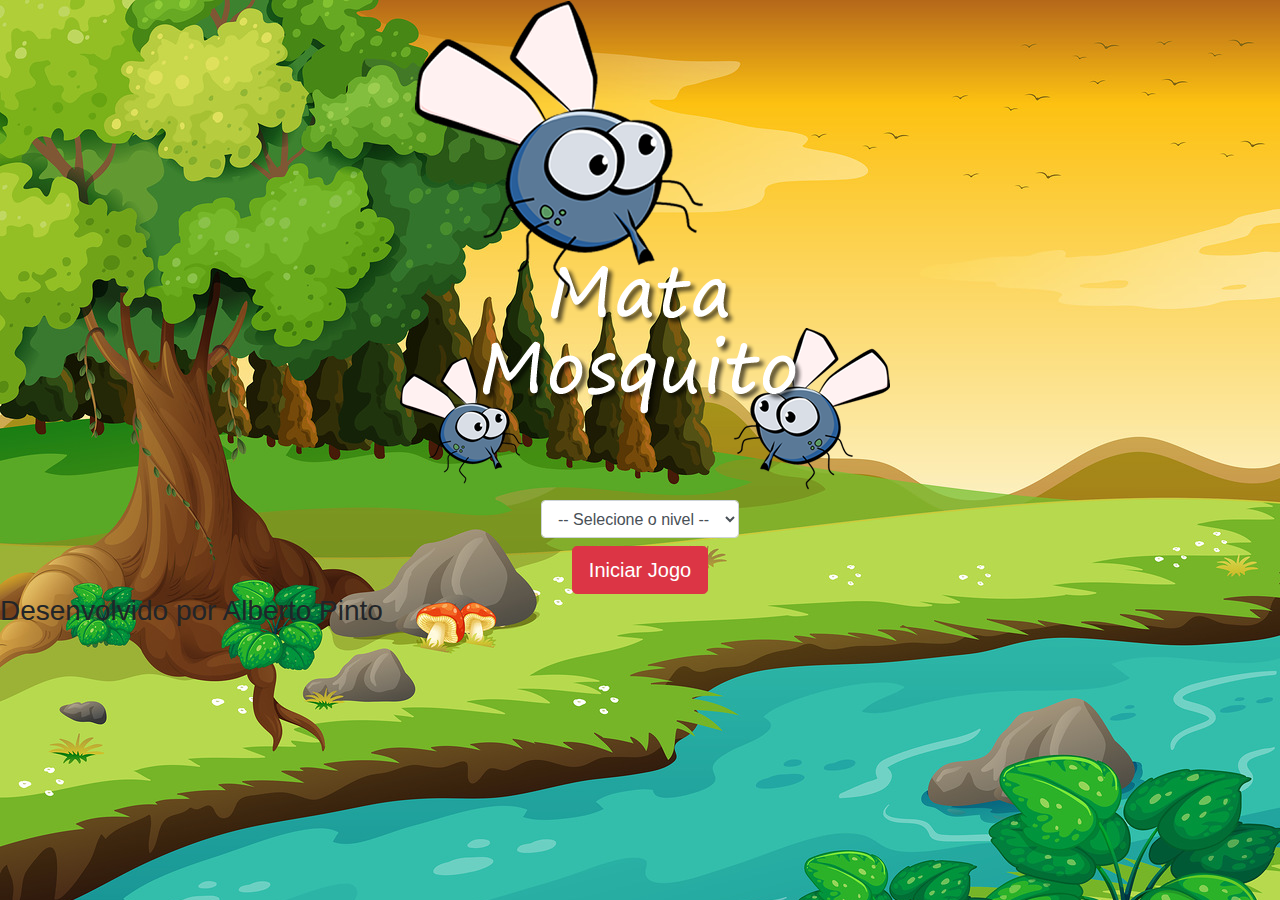
<file: index.html>
<!DOCTYPE html>
<html>
<head>
	<title>Mata Moscas</title>
	<meta charset="utf-8">
	<link rel="stylesheet" href="https://maxcdn.bootstrapcdn.com/bootstrap/4.0.0/css/bootstrap.min.css" integrity="sha384-Gn5384xqQ1aoWXA+058RXPxPg6fy4IWvTNh0E263XmFcJlSAwiGgFAW/dAiS6JXm" crossorigin="anonymous">
	<link rel="stylesheet" type="text/css" href="estilo.css">

	<script >
		function iniciarJogo(){
			var nivel = document.getElementById("nivel").value;
			if( nivel == ""){
				alert("Selecione um nivel para iniciar o jogo!");
				return false;
			}
			else{
				window.location.href = "app.html?" + nivel;
			}
		} 
	</script>
</head>
<body>
	<div class="container">
		<!-- Inicio Imagem -->
		<div class="row">
			<div class="col">
				<div class="d-flex justify-content-center">
					<img src="img/game.png">
				</div>
			</div>
		</div><!-- Fim imagem -->

		<div class="row"><!-- Inicio Menu Nivel -->
			<div class="col">
				<div class="d-flex justify-content-center">
					<div class="mb-2">
						<select class="form-control" id="nivel">
							<option value="">-- Selecione o nivel --</option>
							<option value="normal">Normal</option>
							<option value="dificil">Dificil</option>
							<option value="chucknorris">Chuck Norris</option>
						</select>
					</div>
				</div>
			</div>
		</div><!-- Fim Menu Nivel -->
		
		<div class="row"><!-- Inicio Botao -->
			<div class="col">
				<div class="d-flex justify-content-center">
					<button type="button" class="btn btn-danger btn-lg" onclick="iniciarJogo()">Iniciar Jogo</button>
				</div>
			</div>
			
		</div><!-- Fim Botao -->
		
	</div>
	<footer class="justify-content-center">
		<h3>Desenvolvido por Alberto Pinto</h3>
	</footer>
</body>
</html>
</file>
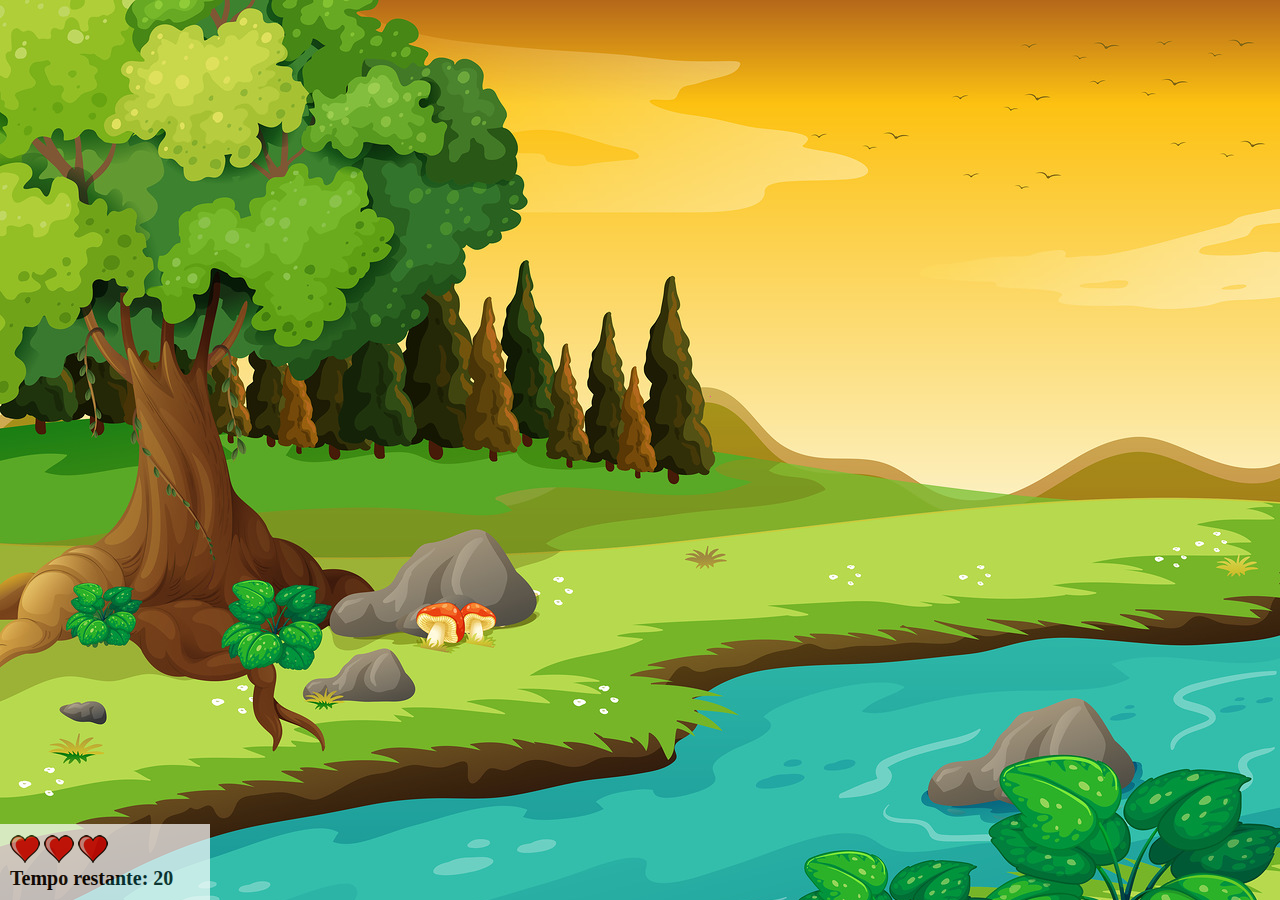
<file: app.html>
<!DOCTYPE html>
<html>
<head>
	<title>Mata Moscas</title>
	<link rel="stylesheet" type="text/css" href="estilo.css">
	<script type="text/javascript" src="jogo.js"></script>
</head>
<body onresize="ajustaTamanhoPalcoJogo()">

	
	<div class="painel">
		<div class="vidas">
			<img id="coracao1" src="img/coracao_cheio.png">
			<img id="coracao2" src="img/coracao_cheio.png">
			<img id="coracao3" src="img/coracao_cheio.png">
		</div>

		<div class="cronometro">Tempo restante: <span id="cronometro"></span></div>
	</div>

	<script >
		document.getElementById("cronometro").innerHTML = tempo;

		var criaMosca = setInterval(function(){
			posicaoRandomica()
		},tempoCriacaoMosca);
	</script>

</body>
</html>
</file>
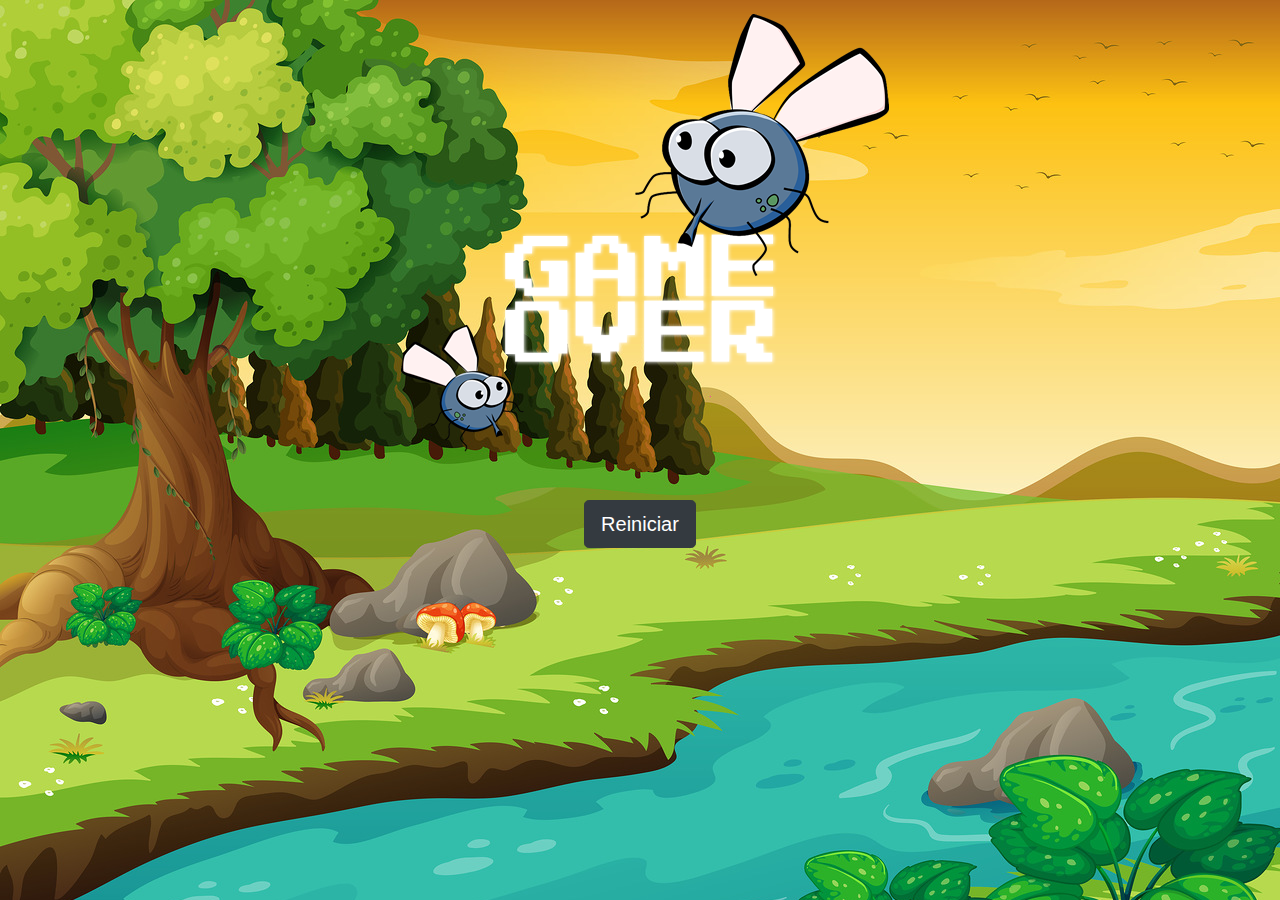
<file: fim_de_jogo.html>
<!DOCTYPE html>
<html>
<head>
	<title>Mata Moscas</title>
	<meta charset="utf-8">
	<link rel="stylesheet" href="https://maxcdn.bootstrapcdn.com/bootstrap/4.0.0/css/bootstrap.min.css" integrity="sha384-Gn5384xqQ1aoWXA+058RXPxPg6fy4IWvTNh0E263XmFcJlSAwiGgFAW/dAiS6JXm" crossorigin="anonymous">
	<link rel="stylesheet" type="text/css" href="estilo.css">
</head>
<body>
	<div class="container">
		<!-- Inicio Imagem -->
		<div class="row">
			<div class="col">
				<div class="d-flex justify-content-center">
					<img src="img/game_over.png">
				</div>
			</div>
		</div><!-- Fim imagem -->
		
		<div class="row"><!-- Inicio Botao -->
			<div class="col">
				<div class="d-flex justify-content-center">
					<button type="button" class="btn btn-dark btn-lg" onclick="window.location.href = 'index.html'">Reiniciar</button>
				</div>
			</div>
			
		</div><!-- Fim Botao -->
		
	</div>

</body>
</html>
</file>
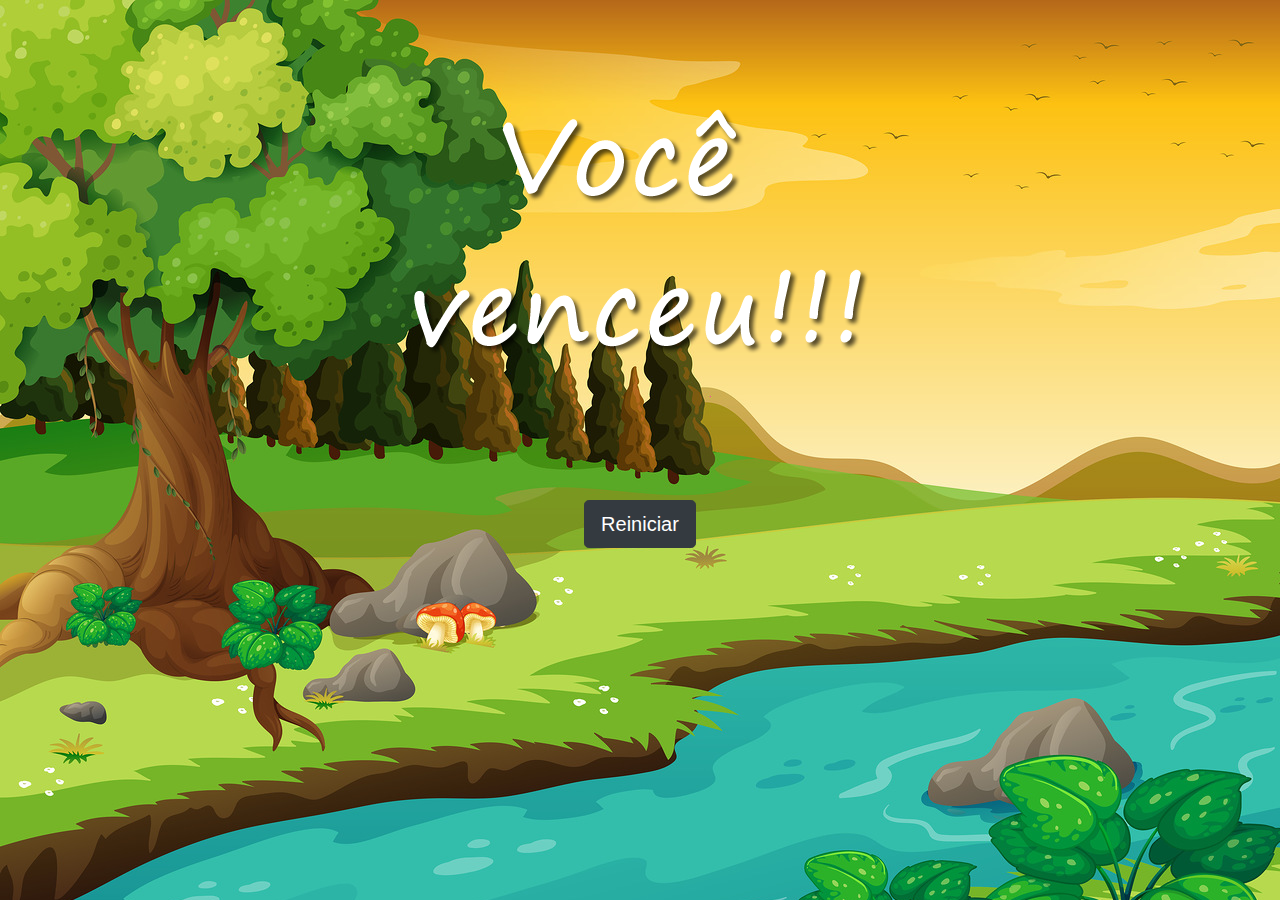
<file: vitoria.html>
<!DOCTYPE html>
<html>
<head>
	<title>Mata Moscas</title>
	<meta charset="utf-8">
	<link rel="stylesheet" href="https://maxcdn.bootstrapcdn.com/bootstrap/4.0.0/css/bootstrap.min.css" integrity="sha384-Gn5384xqQ1aoWXA+058RXPxPg6fy4IWvTNh0E263XmFcJlSAwiGgFAW/dAiS6JXm" crossorigin="anonymous">
	<link rel="stylesheet" type="text/css" href="estilo.css">
</head>
<body>
	<div class="container">
		<!-- Inicio Imagem -->
		<div class="row">
			<div class="col">
				<div class="d-flex justify-content-center">
					<img src="img/vitoria.png">
				</div>
			</div>
		</div><!-- Fim imagem -->
		
		<div class="row"><!-- Inicio Botao -->
			<div class="col">
				<div class="d-flex justify-content-center">
					<button type="button" class="btn btn-dark btn-lg" onclick="window.location.href = 'index.html'">Reiniciar</button>
				</div>
			</div>
			
		</div><!-- Fim Botao -->
		
	</div>

</body>
</html>
</file>
<file: estilo.css>
html{
	cursor: url(img/mata_mosca.png) 30 30, auto;
}

body{
	background: url(img/bg.jpg) no-repeat;

}

.footer h3{
	margin: 0;
	padding: 0;
}

.mosca1{
	width: 50px;
	height: 50px;
}

.mosca2{
	width: 70px;
	height: 70px;
}

.mosca3{
	width: 90px;
	height: 90px;
}


.ladoA{
	transform: scaleX(1);
}

.ladoB{
	transform: scaleX(-1);
}

.painel{
	position: absolute;
	width: 190px;
	padding: 10px;
	bottom: 0px;
	left: 0px;
	border-top: 1px solid #fff;
	background-color: #fff;
	opacity: 0.7;
}


.vidas{
	float: left;
}

.cronometro{
	float: left;
	font-size: 20px;
	font-weight: bold;
}
</file>
